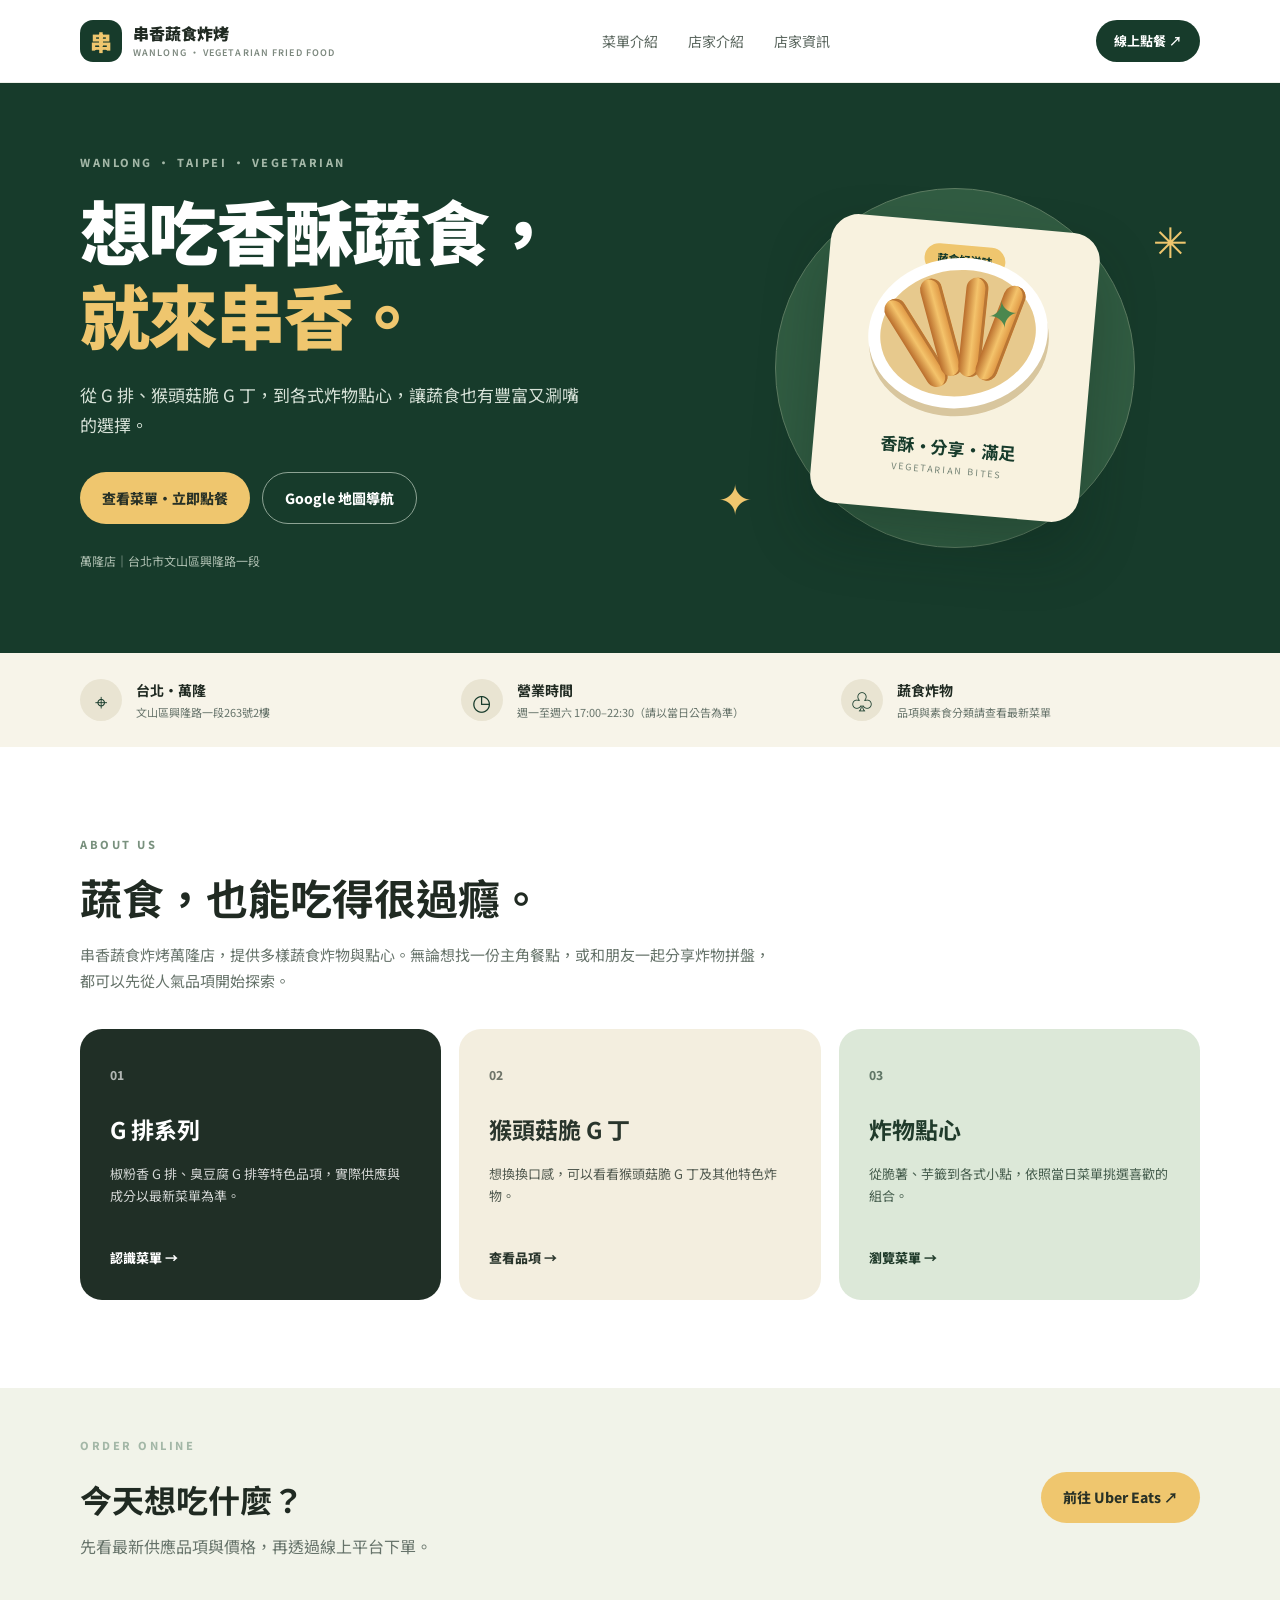
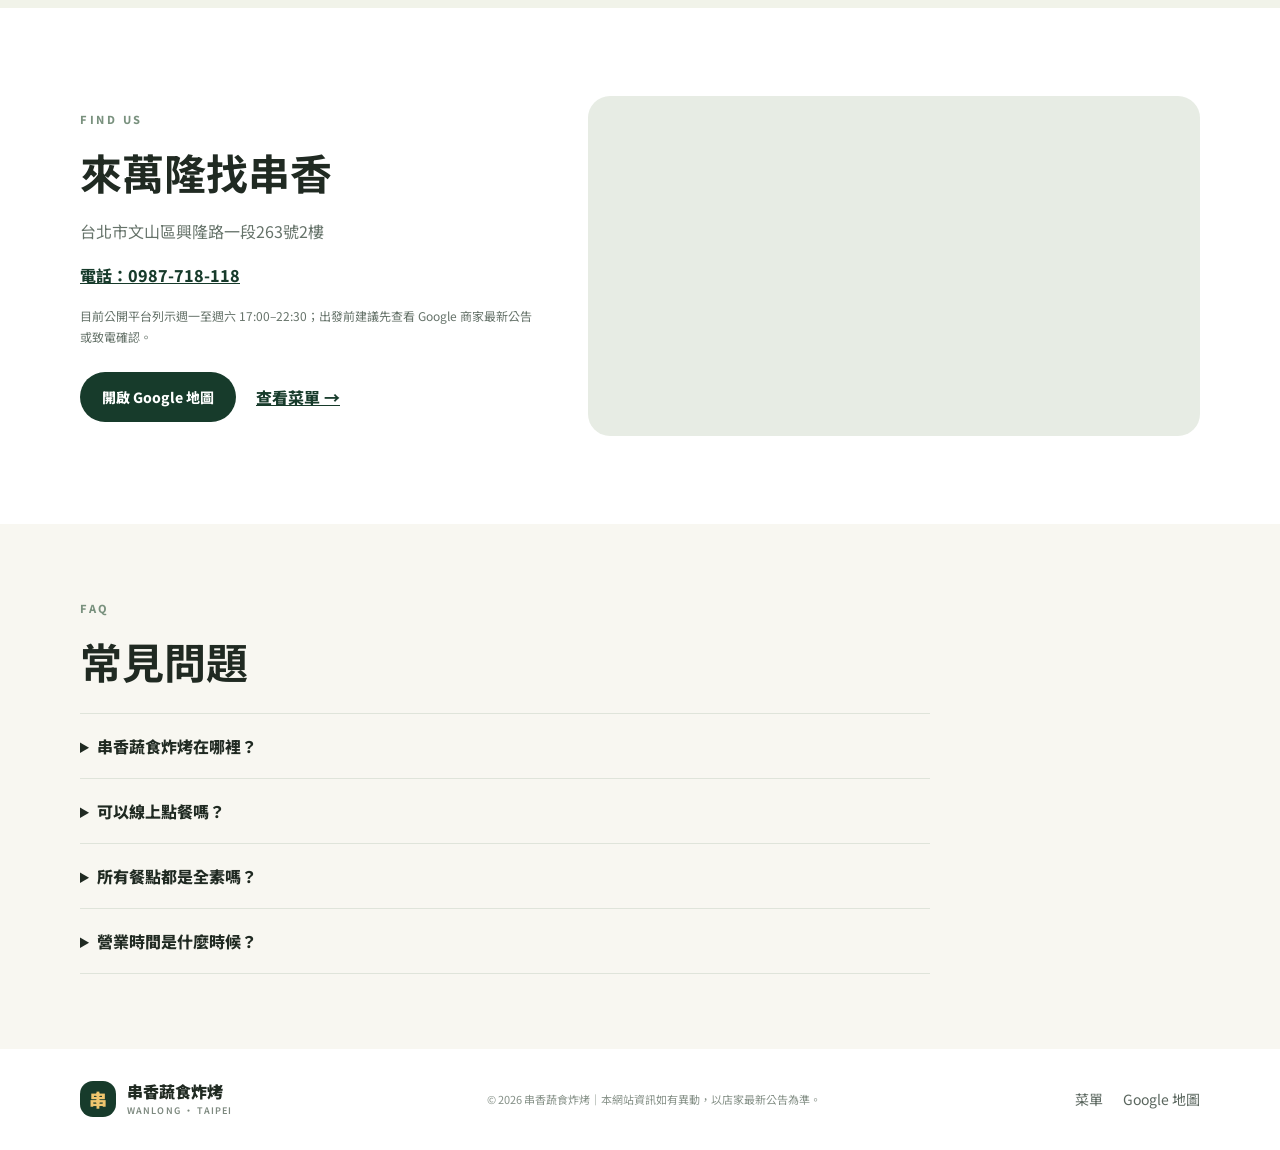
<file: index.html>
<!doctype html>
<html lang="zh-Hant-TW">
<head>
  <meta charset="utf-8">
  <meta name="viewport" content="width=device-width, initial-scale=1">
  <meta name="theme-color" content="#173b2b">
  <title>串香蔬食炸烤｜萬隆蔬食炸物・素食 G 排・外送自取</title>
  <meta name="description" content="串香蔬食炸烤萬隆店位於台北市文山區興隆路一段，提供蔬食炸物、G 排、猴頭菇脆 G 丁與多樣炸物點心。查看菜單、營業資訊，前往 Uber Eats 點餐或 Google 地圖導航。">
  <meta name="robots" content="index,follow,max-image-preview:large">
  <meta property="og:type" content="website">
  <meta property="og:locale" content="zh_TW">
  <meta property="og:site_name" content="串香蔬食炸烤">
  <meta property="og:title" content="串香蔬食炸烤｜萬隆蔬食炸物">
  <meta property="og:description" content="想吃蔬食炸物與香酥點心？查看串香蔬食炸烤萬隆店菜單、店家資訊與線上點餐。">
  <meta property="og:url" content="https://friedskewers.github.io/chuangxiang-website/">
  <link rel="canonical" href="https://friedskewers.github.io/chuangxiang-website/">
  <link rel="icon" href="favicon.svg" type="image/svg+xml">
  <link rel="stylesheet" href="style.css">
  <script type="application/ld+json">
  {
    "@context":"https://schema.org",
    "@type":"Restaurant",
    "@id":"https://www.google.com/maps?cid=2616613367780511925",
    "name":"串香蔬食炸烤",
    "alternateName":"萬德福串香蔬食炸烤 萬隆店",
    "description":"位於台北市文山區萬隆一帶的蔬食炸物與點心店，提供 G 排、猴頭菇脆 G 丁及多樣炸物選擇。餐點素食分類與供應狀況請以店家當日菜單為準。",
    "servesCuisine":["Vegetarian","Taiwanese"],
    "telephone":"+886-987-718-118",
    "address":{"@type":"PostalAddress","streetAddress":"興隆路一段263號2樓","addressLocality":"文山區","addressRegion":"台北市","postalCode":"116","addressCountry":"TW"},
    "geo":{"@type":"GeoCoordinates","latitude":24.9991699,"longitude":121.5443952},
    "hasMap":"https://www.google.com/maps/place/串香蔬食炸烤/@24.9991699,121.5418203,17z/data=!3m1!4b1!4m6!3m5!1s0x3442abc8250e48cf:0x245013fe9d1890b5!8m2!3d24.9991699!4d121.5443952!16s%2Fg%2F11zxtnhydb",
    "url":"https://friedskewers.github.io/chuangxiang-website/",
    "hasMenu":"https://friedskewers.github.io/chuangxiang-website/menu.html",
    "sameAs":["https://www.ubereats.com/tw/store/萬德福串香蔬食炸烤-萬隆店/SmBEzq5xVdGjhF0NeCulvg"],
    "openingHoursSpecification":[{"@type":"OpeningHoursSpecification","dayOfWeek":["Monday","Tuesday","Wednesday","Thursday","Friday","Saturday"],"opens":"17:00","closes":"22:30"}]
  }
  </script>
</head>
<body>
<header class="site-header"><div class="nav wrap"><a class="brand" href="index.html"><span class="brand-mark">串</span><span>串香蔬食炸烤<small>WANLONG · VEGETARIAN FRIED FOOD</small></span></a><nav><a href="menu.html">菜單介紹</a><a href="#about">店家介紹</a><a href="#visit">店家資訊</a></nav><a class="nav-cta" href="https://www.ubereats.com/tw/store/萬德福串香蔬食炸烤-萬隆店/SmBEzq5xVdGjhF0NeCulvg" target="_blank" rel="noopener">線上點餐 ↗</a></div></header>
<main>
<section class="hero"><div class="wrap hero-grid"><div class="hero-copy"><p class="eyebrow">WANLONG · TAIPEI · VEGETARIAN</p><h1>想吃香酥蔬食，<br><em>就來串香。</em></h1><p class="hero-lead">從 G 排、猴頭菇脆 G 丁，到各式炸物點心，讓蔬食也有豐富又涮嘴的選擇。</p><div class="hero-actions"><a class="btn btn-gold" href="https://www.ubereats.com/tw/store/萬德福串香蔬食炸烤-萬隆店/SmBEzq5xVdGjhF0NeCulvg" target="_blank" rel="noopener">查看菜單・立即點餐</a><a class="btn btn-outline" href="https://www.google.com/maps/place/串香蔬食炸烤/@24.9991699,121.5418203,17z/data=!3m1!4b1!4m6!3m5!1s0x3442abc8250e48cf:0x245013fe9d1890b5!8m2!3d24.9991699!4d121.5443952!16s%2Fg%2F11zxtnhydb" target="_blank" rel="noopener">Google 地圖導航</a></div><p class="hero-note">萬隆店｜台北市文山區興隆路一段</p></div><div class="hero-art" aria-label="蔬食炸物插畫"><div class="art-circle"></div><div class="food-card"><span class="food-tag">蔬食好滋味</span><div class="food-illustration"><span class="fry fry-a"></span><span class="fry fry-b"></span><span class="fry fry-c"></span><span class="fry fry-d"></span><span class="leaf">✦</span></div><strong>香酥・分享・滿足</strong><small>VEGETARIAN BITES</small></div><span class="spark spark-one">✳</span><span class="spark spark-two">✦</span></div></div></section>
<section class="quick-info"><div class="wrap quick-grid"><div><span class="quick-icon">⌖</span><p><b>台北・萬隆</b><small>文山區興隆路一段263號2樓</small></p></div><div><span class="quick-icon">◷</span><p><b>營業時間</b><small>週一至週六 17:00–22:30（請以當日公告為準）</small></p></div><div><span class="quick-icon">♧</span><p><b>蔬食炸物</b><small>品項與素食分類請查看最新菜單</small></p></div></div></section>
<section class="section wrap" id="about"><div class="section-heading"><p class="eyebrow">ABOUT US</p><h2>蔬食，也能吃得很過癮。</h2><p>串香蔬食炸烤萬隆店，提供多樣蔬食炸物與點心。無論想找一份主角餐點，或和朋友一起分享炸物拼盤，都可以先從人氣品項開始探索。</p></div><div class="feature-grid"><article class="feature feature-dark"><span class="feature-number">01</span><h3>G 排系列</h3><p>椒粉香 G 排、臭豆腐 G 排等特色品項，實際供應與成分以最新菜單為準。</p><a href="menu.html">認識菜單 →</a></article><article class="feature feature-cream"><span class="feature-number">02</span><h3>猴頭菇脆 G 丁</h3><p>想換換口感，可以看看猴頭菇脆 G 丁及其他特色炸物。</p><a href="menu.html">查看品項 →</a></article><article class="feature feature-green"><span class="feature-number">03</span><h3>炸物點心</h3><p>從脆薯、芋籤到各式小點，依照當日菜單挑選喜歡的組合。</p><a href="menu.html">瀏覽菜單 →</a></article></div></section>
<section class="banner"><div class="wrap banner-inner"><div><p class="eyebrow">ORDER ONLINE</p><h2>今天想吃什麼？</h2><p>先看最新供應品項與價格，再透過線上平台下單。</p></div><a class="btn btn-gold" href="https://www.ubereats.com/tw/store/萬德福串香蔬食炸烤-萬隆店/SmBEzq5xVdGjhF0NeCulvg" target="_blank" rel="noopener">前往 Uber Eats ↗</a></div></section>
<section class="section wrap visit" id="visit"><div><p class="eyebrow">FIND US</p><h2>來萬隆找串香</h2><p>台北市文山區興隆路一段263號2樓</p><p><a class="text-link" href="tel:0987718118">電話：0987-718-118</a></p><p class="muted">目前公開平台列示週一至週六 17:00–22:30；出發前建議先查看 Google 商家最新公告或致電確認。</p><div class="visit-actions"><a class="btn btn-green" href="https://www.google.com/maps/place/串香蔬食炸烤/@24.9991699,121.5418203,17z/data=!3m1!4b1!4m6!3m5!1s0x3442abc8250e48cf:0x245013fe9d1890b5!8m2!3d24.9991699!4d121.5443952!16s%2Fg%2F11zxtnhydb" target="_blank" rel="noopener">開啟 Google 地圖</a><a class="text-link" href="menu.html">查看菜單 →</a></div></div><div class="map-card"><iframe title="串香蔬食炸烤萬隆店地圖" src="https://www.google.com/maps?q=24.9991699,121.5443952&z=16&output=embed" loading="lazy" referrerpolicy="no-referrer-when-downgrade"></iframe></div></section>
<section class="faq-section"><div class="wrap"><p class="eyebrow">FAQ</p><h2>常見問題</h2><div class="faq"><details><summary>串香蔬食炸烤在哪裡？</summary><p>位於台北市文山區興隆路一段263號2樓，靠近萬隆一帶。建議使用本頁 Google 地圖導航。</p></details><details><summary>可以線上點餐嗎？</summary><p>可以透過 Uber Eats 查看目前供應的品項、價格與可配送範圍。</p></details><details><summary>所有餐點都是全素嗎？</summary><p>不同品項可能有不同食材與素食分類，部分品項含蛋或奶。若有全素、蛋奶素、過敏原或交叉接觸疑慮，請點餐前先向店家確認。</p></details><details><summary>營業時間是什麼時候？</summary><p>公開外送平台目前列示週一至週六 17:00–22:30，實際營業與臨時公休請以店家當日公告為準。</p></details></div></div></section>
</main>
<footer><div class="wrap footer-inner"><a class="brand footer-brand" href="index.html"><span class="brand-mark">串</span><span>串香蔬食炸烤<small>WANLONG · TAIPEI</small></span></a><p>© <span id="year">2026</span> 串香蔬食炸烤｜本網站資訊如有異動，以店家最新公告為準。</p><div><a href="menu.html">菜單</a><a href="https://www.google.com/maps/place/串香蔬食炸烤/@24.9991699,121.5418203,17z/data=!3m1!4b1!4m6!3m5!1s0x3442abc8250e48cf:0x245013fe9d1890b5!8m2!3d24.9991699!4d121.5443952!16s%2Fg%2F11zxtnhydb" target="_blank" rel="noopener">Google 地圖</a></div></div></footer>
<script>document.getElementById('year').textContent=new Date().getFullYear();</script>
</body></html>
</file>
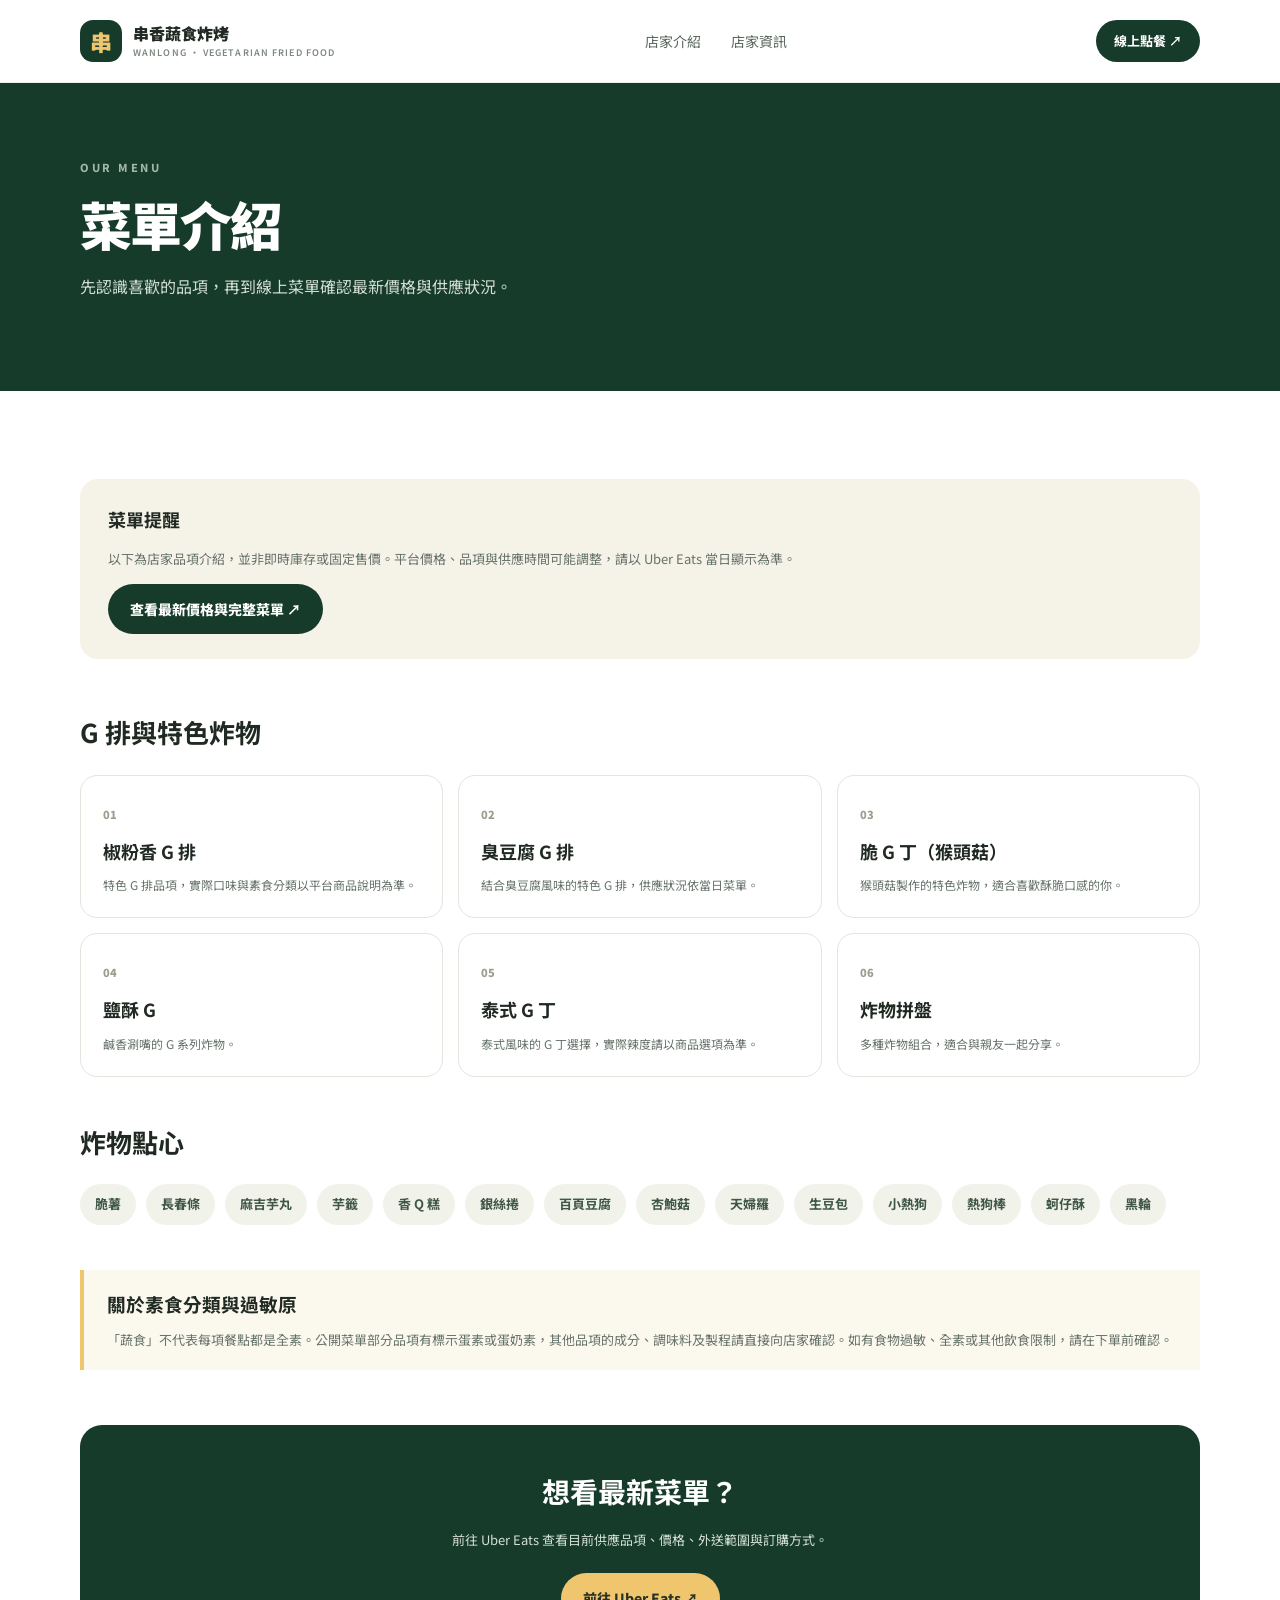
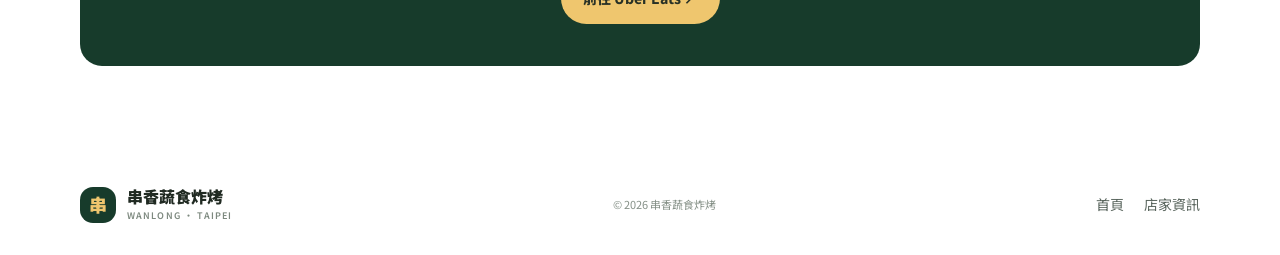
<file: menu.html>
<!doctype html>
<html lang="zh-Hant-TW"><head><meta charset="utf-8"><meta name="viewport" content="width=device-width,initial-scale=1"><meta name="theme-color" content="#173b2b"><title>菜單介紹｜串香蔬食炸烤萬隆店</title><meta name="description" content="查看串香蔬食炸烤萬隆店的 G 排、猴頭菇脆 G 丁、炸物拼盤與蔬食點心等品項。最新價格、供應狀況與素食分類請以 Uber Eats 當日菜單為準。"><meta name="robots" content="index,follow"><link rel="canonical" href="https://friedskewers.github.io/chuangxiang-website/menu.html"><meta property="og:title" content="菜單介紹｜串香蔬食炸烤"><meta property="og:description" content="認識串香蔬食炸烤的特色 G 排與蔬食炸物品項。"><meta property="og:url" content="https://friedskewers.github.io/chuangxiang-website/menu.html"><link rel="stylesheet" href="style.css"><script type="application/ld+json">{"@context":"https://schema.org","@type":"Menu","name":"串香蔬食炸烤萬隆店菜單","url":"https://friedskewers.github.io/chuangxiang-website/menu.html","hasMenuSection":[{"@type":"MenuSection","name":"G排與特色炸物","hasMenuItem":[{"@type":"MenuItem","name":"椒粉香 G 排"},{"@type":"MenuItem","name":"臭豆腐 G 排"},{"@type":"MenuItem","name":"鹽酥 G"},{"@type":"MenuItem","name":"脆 G 丁（猴頭菇）"},{"@type":"MenuItem","name":"泰式 G 丁"}]},{"@type":"MenuSection","name":"炸物點心","hasMenuItem":[{"@type":"MenuItem","name":"炸物拼盤"},{"@type":"MenuItem","name":"脆薯"},{"@type":"MenuItem","name":"長春條"},{"@type":"MenuItem","name":"麻吉芋丸"},{"@type":"MenuItem","name":"芋籤"},{"@type":"MenuItem","name":"香 Q 糕"},{"@type":"MenuItem","name":"銀絲捲"},{"@type":"MenuItem","name":"百頁豆腐"},{"@type":"MenuItem","name":"杏鮑菇"},{"@type":"MenuItem","name":"天婦羅"},{"@type":"MenuItem","name":"生豆包"},{"@type":"MenuItem","name":"小熱狗"},{"@type":"MenuItem","name":"熱狗棒"}]}]}</script></head>
<body><header class="site-header"><div class="nav wrap"><a class="brand" href="index.html"><span class="brand-mark">串</span><span>串香蔬食炸烤<small>WANLONG · VEGETARIAN FRIED FOOD</small></span></a><nav><a href="index.html#about">店家介紹</a><a href="index.html#visit">店家資訊</a></nav><a class="nav-cta" href="https://www.ubereats.com/tw/store/萬德福串香蔬食炸烤-萬隆店/SmBEzq5xVdGjhF0NeCulvg" target="_blank" rel="noopener">線上點餐 ↗</a></div></header>
<main><section class="page-hero"><div class="wrap"><p class="eyebrow">OUR MENU</p><h1>菜單介紹</h1><p>先認識喜歡的品項，再到線上菜單確認最新價格與供應狀況。</p></div></section><section class="section wrap"><div class="menu-notice"><b>菜單提醒</b><p>以下為店家品項介紹，並非即時庫存或固定售價。平台價格、品項與供應時間可能調整，請以 Uber Eats 當日顯示為準。</p><a class="btn btn-green" href="https://www.ubereats.com/tw/store/萬德福串香蔬食炸烤-萬隆店/SmBEzq5xVdGjhF0NeCulvg" target="_blank" rel="noopener">查看最新價格與完整菜單 ↗</a></div><h2 class="menu-heading">G 排與特色炸物</h2><div class="menu-grid"><article class="menu-item"><span class="menu-index">01</span><h3>椒粉香 G 排</h3><p>特色 G 排品項，實際口味與素食分類以平台商品說明為準。</p></article><article class="menu-item"><span class="menu-index">02</span><h3>臭豆腐 G 排</h3><p>結合臭豆腐風味的特色 G 排，供應狀況依當日菜單。</p></article><article class="menu-item"><span class="menu-index">03</span><h3>脆 G 丁（猴頭菇）</h3><p>猴頭菇製作的特色炸物，適合喜歡酥脆口感的你。</p></article><article class="menu-item"><span class="menu-index">04</span><h3>鹽酥 G</h3><p>鹹香涮嘴的 G 系列炸物。</p></article><article class="menu-item"><span class="menu-index">05</span><h3>泰式 G 丁</h3><p>泰式風味的 G 丁選擇，實際辣度請以商品選項為準。</p></article><article class="menu-item"><span class="menu-index">06</span><h3>炸物拼盤</h3><p>多種炸物組合，適合與親友一起分享。</p></article></div><h2 class="menu-heading">炸物點心</h2><div class="tag-list"><span>脆薯</span><span>長春條</span><span>麻吉芋丸</span><span>芋籤</span><span>香 Q 糕</span><span>銀絲捲</span><span>百頁豆腐</span><span>杏鮑菇</span><span>天婦羅</span><span>生豆包</span><span>小熱狗</span><span>熱狗棒</span><span>蚵仔酥</span><span>黑輪</span></div><div class="diet-note"><h3>關於素食分類與過敏原</h3><p>「蔬食」不代表每項餐點都是全素。公開菜單部分品項有標示蛋素或蛋奶素，其他品項的成分、調味料及製程請直接向店家確認。如有食物過敏、全素或其他飲食限制，請在下單前確認。</p></div><div class="menu-bottom"><h2>想看最新菜單？</h2><p>前往 Uber Eats 查看目前供應品項、價格、外送範圍與訂購方式。</p><a class="btn btn-gold" href="https://www.ubereats.com/tw/store/萬德福串香蔬食炸烤-萬隆店/SmBEzq5xVdGjhF0NeCulvg" target="_blank" rel="noopener">前往 Uber Eats ↗</a></div></section></main><footer><div class="wrap footer-inner"><a class="brand footer-brand" href="index.html"><span class="brand-mark">串</span><span>串香蔬食炸烤<small>WANLONG · TAIPEI</small></span></a><p>© 2026 串香蔬食炸烤</p><div><a href="index.html">首頁</a><a href="index.html#visit">店家資訊</a></div></div></footer></body></html>
</file>
<file: style.css>
@import url('https://fonts.googleapis.com/css2?family=Noto+Sans+TC:wght@400;500;600;700;800;900&display=swap');
:root{--forest:#173b2b;--forest2:#24533b;--ink:#202a22;--muted:#66736a;--cream:#f7f4e9;--gold:#efc66e;--line:#e3e6dc;--white:#fff;--radius:22px}*{box-sizing:border-box}html{scroll-behavior:smooth}body{margin:0;background:#fff;color:var(--ink);font-family:'Noto Sans TC',system-ui,sans-serif;line-height:1.75}a{color:inherit}.wrap{width:min(1120px,calc(100% - 44px));margin-inline:auto}.site-header{background:#fff;border-bottom:1px solid #edf0e9;position:relative;z-index:2}.nav{height:82px;display:flex;align-items:center;justify-content:space-between;gap:24px}.brand{display:flex;align-items:center;gap:11px;text-decoration:none;font-weight:900;line-height:1.2}.brand-mark{width:42px;height:42px;border-radius:13px;background:var(--forest);color:var(--gold);display:grid;place-items:center;font-size:22px}.brand small{display:block;color:#7d897f;font-size:9px;letter-spacing:1.1px;font-weight:600;margin-top:5px}.nav nav{display:flex;gap:30px}.nav nav a,.footer-inner a:not(.brand){text-decoration:none;font-size:14px;color:#59655d}.nav-cta{background:var(--forest);color:#fff;text-decoration:none;padding:10px 18px;border-radius:99px;font-weight:700;font-size:13px}.hero{background:var(--forest);color:#fff;overflow:hidden;position:relative}.hero-grid{min-height:555px;display:grid;grid-template-columns:1.1fr .9fr;align-items:center;gap:30px;padding-block:70px}.eyebrow{font-size:11px;letter-spacing:2.5px;font-weight:800;color:#a3b7a7;margin:0 0 16px}.hero h1,.page-hero h1{font-size:clamp(42px,6vw,70px);line-height:1.2;letter-spacing:-2px;margin:0 0 24px;font-weight:900}.hero h1 em{font-style:normal;color:var(--gold)}.hero-lead{font-size:17px;color:#d7e2d8;max-width:510px}.hero-actions{display:flex;gap:12px;flex-wrap:wrap;margin-top:32px}.btn{display:inline-flex;align-items:center;justify-content:center;padding:13px 22px;border-radius:99px;text-decoration:none;font-size:14px;font-weight:800;transition:transform .2s}.btn:hover{transform:translateY(-2px)}.btn-gold{background:var(--gold);color:#283126}.btn-outline{border:1px solid #8da394;color:#fff}.btn-green{background:var(--forest);color:#fff}.hero-note{font-size:12px;color:#afc0b2;margin-top:26px}.hero-art{height:380px;position:relative;display:grid;place-items:center}.art-circle{position:absolute;width:360px;height:360px;border-radius:50%;background:#315c42;border:1px solid #5d7c62}.food-card{position:relative;width:270px;height:290px;background:#f8f2df;border-radius:28px;box-shadow:0 30px 60px #0a20164d;transform:rotate(5deg);display:flex;align-items:center;justify-content:center;flex-direction:column;color:var(--forest)}.food-tag{position:absolute;top:22px;background:var(--gold);padding:5px 13px;border-radius:50px;font-size:11px;font-weight:800}.food-illustration{width:180px;height:150px;position:relative;background:#e7c98d;border-radius:50%;border:12px solid #fff;box-shadow:0 8px 0 #d8c69e;display:flex;justify-content:center;align-items:center;gap:8px;transform:rotate(-12deg)}.fry{display:block;width:22px;height:100px;border-radius:12px;background:linear-gradient(90deg,#b96d2c,#f4c36b,#d98b39);box-shadow:inset -3px 0 #b97634}.fry-a{transform:rotate(-25deg) translateY(5px)}.fry-b{transform:rotate(-8deg) translateY(-8px)}.fry-c{transform:rotate(13deg) translateY(-4px)}.fry-d{transform:rotate(28deg) translateY(6px)}.leaf{position:absolute;color:#4c874e;font-size:38px;right:15px;top:15px}.food-card strong{margin-top:25px;font-size:17px}.food-card small{font-size:9px;letter-spacing:2px;color:#758476}.spark{position:absolute;color:var(--gold);font-size:42px}.spark-one{top:25px;right:12px}.spark-two{bottom:25px;left:8px}.quick-info{background:var(--cream)}.quick-grid{display:grid;grid-template-columns:repeat(3,1fr);padding-block:25px;gap:22px}.quick-grid>div{display:flex;align-items:center;gap:14px}.quick-icon{width:42px;height:42px;border-radius:50%;background:#e9e4d2;color:var(--forest);display:grid;place-items:center;font-size:22px}.quick-grid p{margin:0}.quick-grid b,.quick-grid small{display:block}.quick-grid b{font-size:14px}.quick-grid small{font-size:11px;color:var(--muted)}.section{padding-block:88px}.section-heading{max-width:700px;margin-bottom:35px}.section-heading h2,.visit h2,.faq-section h2{font-size:clamp(28px,4vw,42px);line-height:1.3;margin:0 0 17px}.section-heading>p:last-child{color:var(--muted);font-size:15px}.section .eyebrow,.faq-section .eyebrow,.visit .eyebrow{color:#79917e}.feature-grid{display:grid;grid-template-columns:repeat(3,1fr);gap:18px}.feature{border-radius:var(--radius);padding:30px;min-height:245px}.feature-number{font-size:12px;opacity:.65;font-weight:800}.feature h3{font-size:23px;margin:22px 0 8px}.feature p{font-size:13px;opacity:.8;min-height:66px}.feature a{font-size:13px;font-weight:800;text-decoration:none}.feature-dark{background:#202f26;color:#fff}.feature-cream{background:#f3eedf;color:#29352c}.feature-green{background:#dce8d8;color:#203b2b}.banner{background:#f1f3e9}.banner-inner{display:flex;align-items:center;justify-content:space-between;gap:25px;padding-block:48px}.banner h2{font-size:32px;margin:0}.banner p:not(.eyebrow){color:var(--muted);margin:5px 0 0}.visit{display:grid;grid-template-columns:.85fr 1.15fr;gap:55px;align-items:center}.visit>div>p{color:var(--muted)}.text-link{color:var(--forest);font-weight:800}.muted{font-size:12px}.visit-actions{display:flex;align-items:center;gap:20px;margin-top:25px}.map-card{height:340px;border-radius:var(--radius);overflow:hidden;background:#e7ece4}.map-card iframe{width:100%;height:100%;border:0}.faq-section{background:#f8f7f1;padding-block:75px}.faq-section h2{margin-bottom:24px}.faq{max-width:850px}.faq details{border-top:1px solid #dfe4da;padding:18px 0}.faq details:last-child{border-bottom:1px solid #dfe4da}.faq summary{font-weight:800;cursor:pointer}.faq details p{color:var(--muted);font-size:14px}.footer-inner{display:flex;align-items:center;justify-content:space-between;gap:22px;padding-block:30px}.footer-inner>p{font-size:11px;color:#859087}.footer-inner>div{display:flex;gap:20px}.footer-brand .brand-mark{width:36px;height:36px;font-size:18px}.page-hero{background:var(--forest);color:#fff;padding-block:75px}.page-hero h1{font-size:52px;margin-bottom:10px}.page-hero p:last-child{color:#d3dfd5}.menu-notice{padding:25px 28px;background:#f5f2e7;border-radius:18px;margin-bottom:50px}.menu-notice b{font-size:18px}.menu-notice p{color:var(--muted);font-size:13px}.menu-heading{font-size:26px;margin:42px 0 20px}.menu-grid{display:grid;grid-template-columns:repeat(3,1fr);gap:15px}.menu-item{border:1px solid var(--line);border-radius:17px;padding:22px;background:#fff}.menu-index{font-size:11px;color:#9a9f8e;font-weight:900}.menu-item h3{font-size:18px;margin:10px 0 7px}.menu-item p{font-size:12px;color:var(--muted);margin:0}.tag-list{display:flex;gap:10px;flex-wrap:wrap}.tag-list span{padding:9px 15px;border-radius:30px;background:#f1f3eb;color:#405746;font-size:13px;font-weight:700}.diet-note{margin-top:45px;border-left:4px solid var(--gold);padding:18px 23px;background:#fbf8ee}.diet-note h3{margin:0 0 8px}.diet-note p{font-size:13px;color:var(--muted);margin:0}.menu-bottom{text-align:center;background:var(--forest);color:#fff;padding:42px 20px;border-radius:22px;margin-top:55px}.menu-bottom h2{font-size:28px;margin:0}.menu-bottom p{color:#d3dfd5;font-size:13px;margin-bottom:22px}
@media(max-width:760px){.nav{height:auto;min-height:72px;flex-wrap:wrap;padding-block:13px}.nav nav{order:3;width:100%;justify-content:center;gap:24px;padding:8px 0 2px}.nav-cta{font-size:12px;padding:9px 14px}.hero-grid{grid-template-columns:1fr;padding-block:58px 35px}.hero-art{height:320px;margin-top:5px}.art-circle{width:290px;height:290px}.food-card{transform:scale(.88) rotate(5deg)}.quick-grid{grid-template-columns:1fr;gap:14px;padding-block:20px}.quick-grid small{font-size:12px}.section{padding-block:60px}.feature-grid,.menu-grid{grid-template-columns:1fr}.feature{min-height:0}.feature p{min-height:0}.banner-inner{align-items:flex-start;flex-direction:column}.visit{grid-template-columns:1fr;gap:25px}.map-card{height:280px}.footer-inner{align-items:flex-start;flex-direction:column}.page-hero{padding-block:55px}.page-hero h1{font-size:42px}.menu-notice{padding:20px}.visit-actions{flex-wrap:wrap}}
@media(prefers-reduced-motion:reduce){html{scroll-behavior:auto}*,*:before,*:after{transition:none!important}}
</file>
